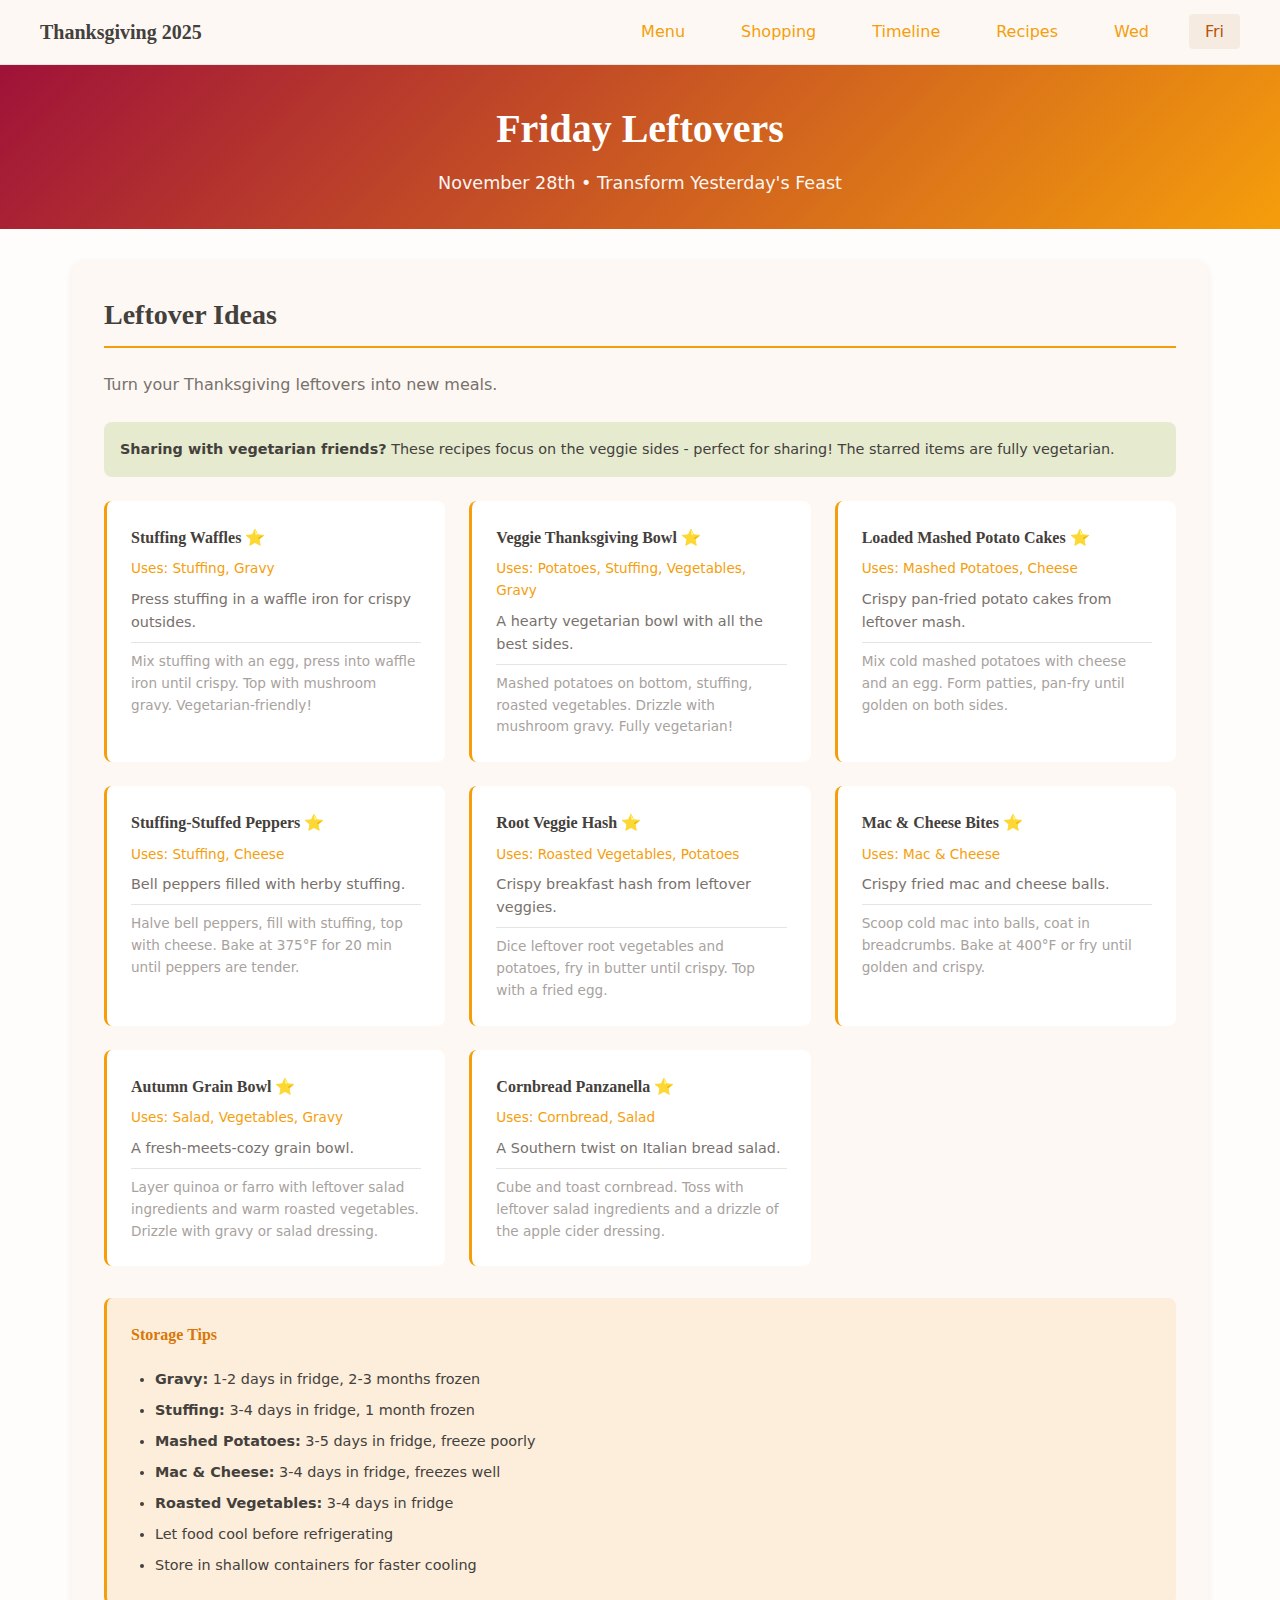
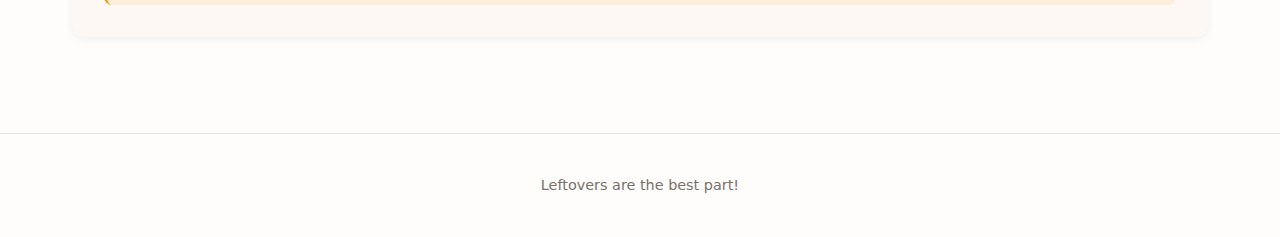
<file: friday.html>
<!DOCTYPE html>
<html lang="en">
<head>
    <meta charset="UTF-8">
    <meta name="viewport" content="width=device-width, initial-scale=1.0">
    <title>Friday Leftovers - Thanksgiving 2025</title>
    <link rel="stylesheet" href="styles.css">
    <style>
        .leftover-grid {
            display: grid;
            grid-template-columns: repeat(auto-fill, minmax(300px, 1fr));
            gap: var(--space-lg);
        }
        .leftover-item {
            background: white;
            padding: var(--space-lg);
            border-radius: var(--radius-md);
            border-left: 3px solid var(--color-primary);
        }
        .leftover-item h4 {
            margin: 0 0 var(--space-sm);
            color: var(--color-text);
        }
        .leftover-item .uses {
            font-size: 0.85rem;
            color: var(--color-primary);
            margin-bottom: var(--space-sm);
        }
        .leftover-item p {
            font-size: 0.9rem;
            color: var(--color-text-secondary);
            margin: 0 0 var(--space-sm);
        }
        .leftover-item .instructions {
            font-size: 0.85rem;
            color: var(--color-text-light);
            border-top: 1px solid var(--color-border-light);
            padding-top: var(--space-sm);
            margin-top: var(--space-sm);
        }
        .storage-tips {
            background: rgba(245, 158, 11, 0.1);
            border-left: 3px solid var(--color-primary);
            padding: var(--space-lg);
            border-radius: var(--radius-md);
            margin-top: var(--space-xl);
        }
        .storage-tips h4 {
            color: var(--color-primary-hover);
            margin: 0 0 var(--space-md);
        }
        .storage-tips ul {
            margin: 0;
            padding-left: var(--space-lg);
        }
        .storage-tips li {
            font-size: 0.9rem;
            padding: var(--space-xs) 0;
        }
    </style>
</head>
<body>
    <nav class="nav">
        <div class="nav-container">
            <div class="nav-brand">Thanksgiving 2025</div>
            <ul class="nav-links">
                <li><a href="index.html">Menu</a></li>
                <li><a href="shopping.html">Shopping</a></li>
                <li><a href="timeline.html">Timeline</a></li>
                <li><a href="recipes.html">Recipes</a></li>
                <li><a href="wednesday.html">Wed</a></li>
                <li><a href="friday.html" class="active">Fri</a></li>
            </ul>
        </div>
    </nav>

    <header class="header">
        <h1>Friday Leftovers</h1>
        <p>November 28th • Transform Yesterday's Feast</p>
    </header>

    <main class="container">
        <section class="section">
            <h2>Leftover Ideas</h2>
            <p class="section-intro">Turn your Thanksgiving leftovers into new meals.</p>

            <p style="background: rgba(101, 163, 13, 0.15); padding: var(--space-md); border-radius: var(--radius-md); margin-bottom: var(--space-lg); font-size: 0.9rem;">
                <strong>Sharing with vegetarian friends?</strong> These recipes focus on the veggie sides - perfect for sharing! The starred items are fully vegetarian.
            </p>

            <div class="leftover-grid">
                <div class="leftover-item">
                    <h4>Stuffing Waffles ⭐</h4>
                    <div class="uses">Uses: Stuffing, Gravy</div>
                    <p>Press stuffing in a waffle iron for crispy outsides.</p>
                    <div class="instructions">Mix stuffing with an egg, press into waffle iron until crispy. Top with mushroom gravy. Vegetarian-friendly!</div>
                </div>

                <div class="leftover-item">
                    <h4>Veggie Thanksgiving Bowl ⭐</h4>
                    <div class="uses">Uses: Potatoes, Stuffing, Vegetables, Gravy</div>
                    <p>A hearty vegetarian bowl with all the best sides.</p>
                    <div class="instructions">Mashed potatoes on bottom, stuffing, roasted vegetables. Drizzle with mushroom gravy. Fully vegetarian!</div>
                </div>

                <div class="leftover-item">
                    <h4>Loaded Mashed Potato Cakes ⭐</h4>
                    <div class="uses">Uses: Mashed Potatoes, Cheese</div>
                    <p>Crispy pan-fried potato cakes from leftover mash.</p>
                    <div class="instructions">Mix cold mashed potatoes with cheese and an egg. Form patties, pan-fry until golden on both sides.</div>
                </div>

                <div class="leftover-item">
                    <h4>Stuffing-Stuffed Peppers ⭐</h4>
                    <div class="uses">Uses: Stuffing, Cheese</div>
                    <p>Bell peppers filled with herby stuffing.</p>
                    <div class="instructions">Halve bell peppers, fill with stuffing, top with cheese. Bake at 375°F for 20 min until peppers are tender.</div>
                </div>

                <div class="leftover-item">
                    <h4>Root Veggie Hash ⭐</h4>
                    <div class="uses">Uses: Roasted Vegetables, Potatoes</div>
                    <p>Crispy breakfast hash from leftover veggies.</p>
                    <div class="instructions">Dice leftover root vegetables and potatoes, fry in butter until crispy. Top with a fried egg.</div>
                </div>

                <div class="leftover-item">
                    <h4>Mac & Cheese Bites ⭐</h4>
                    <div class="uses">Uses: Mac & Cheese</div>
                    <p>Crispy fried mac and cheese balls.</p>
                    <div class="instructions">Scoop cold mac into balls, coat in breadcrumbs. Bake at 400°F or fry until golden and crispy.</div>
                </div>

                <div class="leftover-item">
                    <h4>Autumn Grain Bowl ⭐</h4>
                    <div class="uses">Uses: Salad, Vegetables, Gravy</div>
                    <p>A fresh-meets-cozy grain bowl.</p>
                    <div class="instructions">Layer quinoa or farro with leftover salad ingredients and warm roasted vegetables. Drizzle with gravy or salad dressing.</div>
                </div>

                <div class="leftover-item">
                    <h4>Cornbread Panzanella ⭐</h4>
                    <div class="uses">Uses: Cornbread, Salad</div>
                    <p>A Southern twist on Italian bread salad.</p>
                    <div class="instructions">Cube and toast cornbread. Toss with leftover salad ingredients and a drizzle of the apple cider dressing.</div>
                </div>
            </div>

            <div class="storage-tips">
                <h4>Storage Tips</h4>
                <ul>
                    <li><strong>Gravy:</strong> 1-2 days in fridge, 2-3 months frozen</li>
                    <li><strong>Stuffing:</strong> 3-4 days in fridge, 1 month frozen</li>
                    <li><strong>Mashed Potatoes:</strong> 3-5 days in fridge, freeze poorly</li>
                    <li><strong>Mac & Cheese:</strong> 3-4 days in fridge, freezes well</li>
                    <li><strong>Roasted Vegetables:</strong> 3-4 days in fridge</li>
                    <li>Let food cool before refrigerating</li>
                    <li>Store in shallow containers for faster cooling</li>
                </ul>
            </div>
        </section>
    </main>

    <footer>
        <p>Leftovers are the best part!</p>
    </footer>
</body>
</html>
</file>
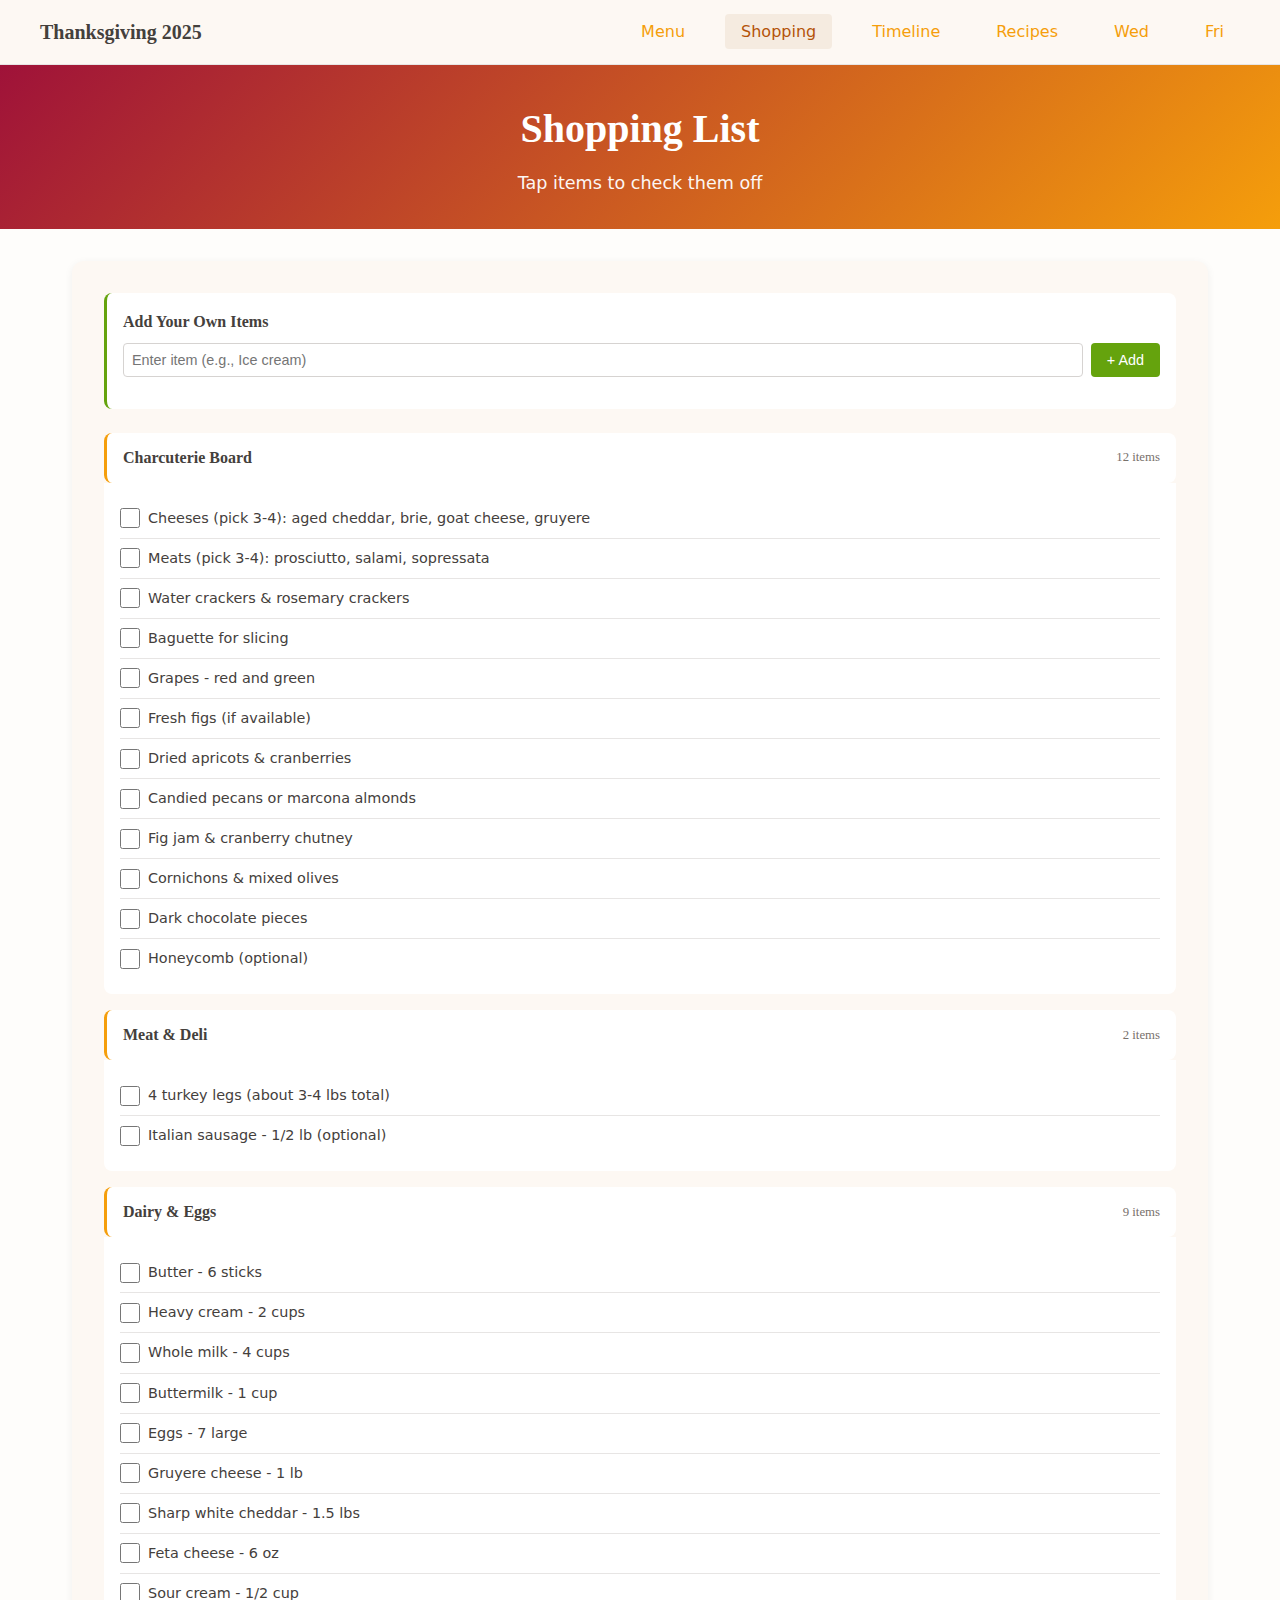
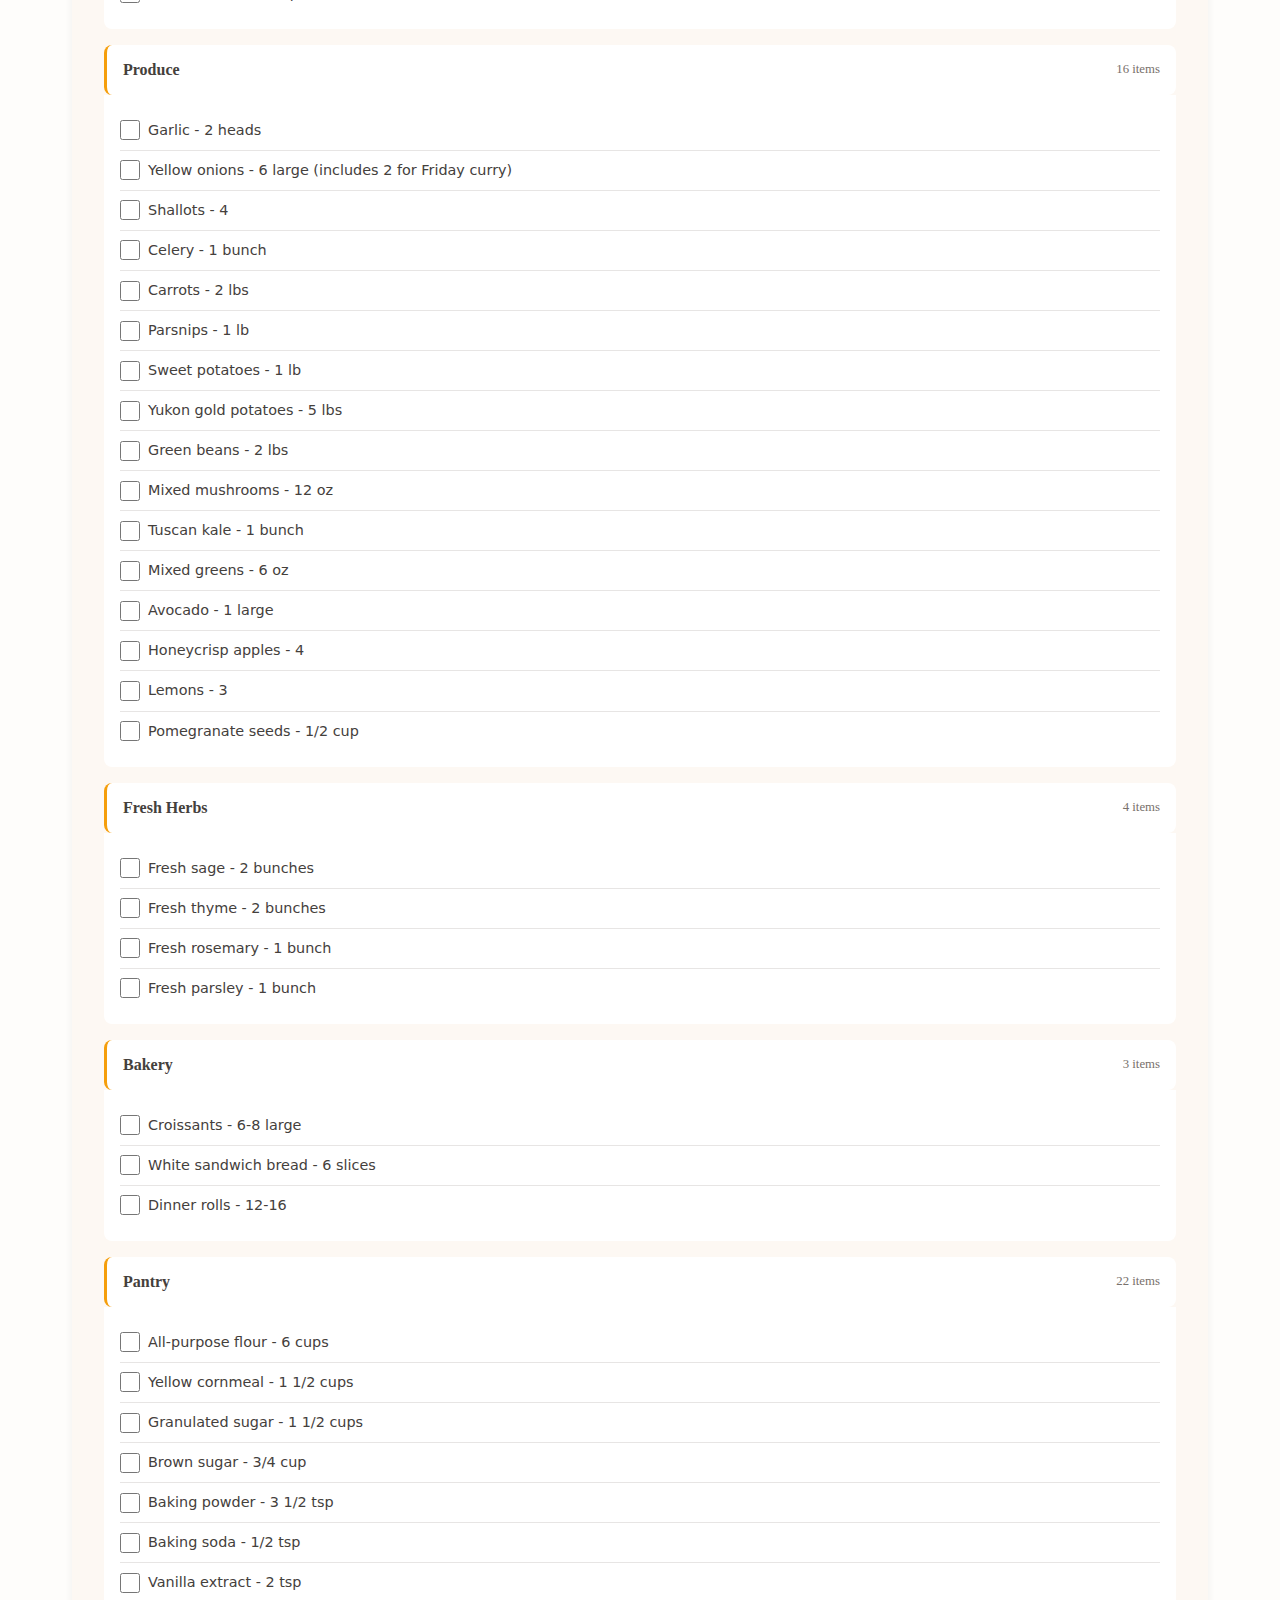
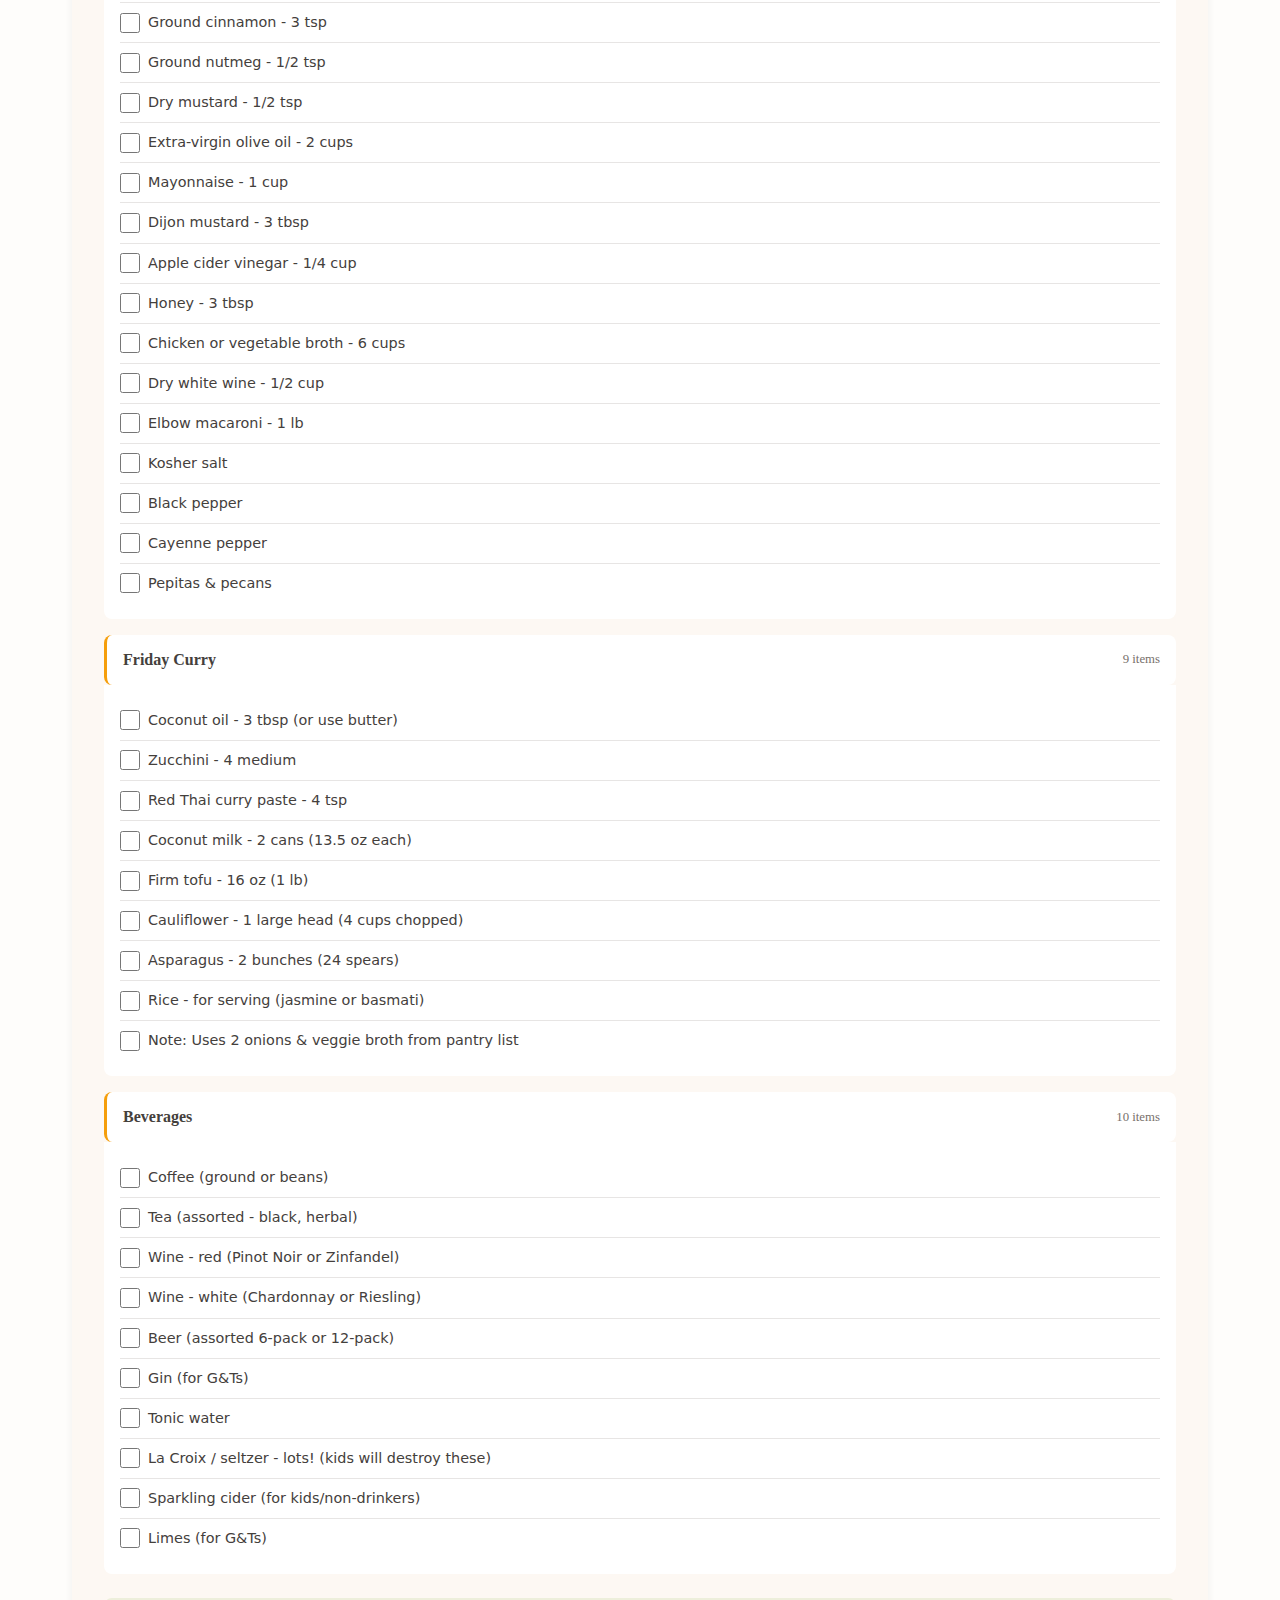
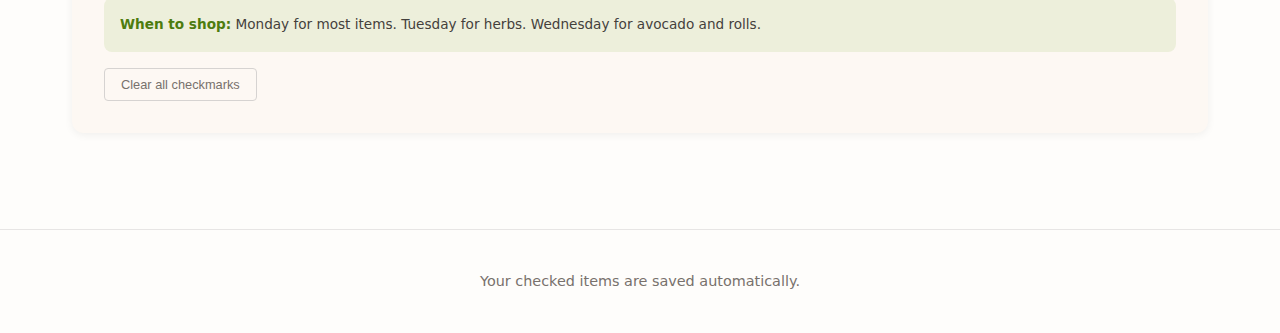
<file: shopping.html>
<!DOCTYPE html>
<html lang="en">
<head>
    <meta charset="UTF-8">
    <meta name="viewport" content="width=device-width, initial-scale=1.0">
    <title>Shopping List - Thanksgiving 2025</title>
    <link rel="stylesheet" href="styles.css">
    <style>
        .category-btn {
            width: 100%;
            background: white;
            border: none;
            padding: var(--space-md);
            text-align: left;
            cursor: pointer;
            border-radius: var(--radius-md);
            margin-bottom: var(--space-sm);
            display: flex;
            justify-content: space-between;
            align-items: center;
            font-family: var(--font-display);
            font-size: 1rem;
            font-weight: 600;
            color: var(--color-text);
            transition: all var(--transition-fast);
            border-left: 3px solid var(--color-primary);
        }
        .category-btn:hover {
            background: var(--color-surface-elevated);
        }
        .category-btn .count {
            font-size: 0.8rem;
            color: var(--color-text-secondary);
            font-weight: normal;
        }
        .category-content {
            display: none;
            background: white;
            padding: var(--space-md);
            margin: -0.5rem 0 var(--space-md) 0;
            border-radius: 0 0 var(--radius-md) var(--radius-md);
        }
        .category-content.active {
            display: block;
        }
        .item {
            display: flex;
            align-items: center;
            gap: var(--space-sm);
            padding: var(--space-sm) 0;
            border-bottom: 1px solid var(--color-border-light);
            font-size: 0.9rem;
        }
        .item:last-child {
            border-bottom: none;
        }
        .item input[type="checkbox"] {
            width: 20px;
            height: 20px;
            accent-color: var(--color-primary);
            cursor: pointer;
        }
        .item label {
            cursor: pointer;
            flex: 1;
        }
        .item.checked label {
            text-decoration: line-through;
            color: var(--color-text-light);
        }
        .tip-box {
            background: rgba(101, 163, 13, 0.1);
            padding: var(--space-md);
            border-radius: var(--radius-md);
            margin-top: var(--space-lg);
            font-size: 0.85rem;
        }
        .tip-box strong {
            color: var(--color-success-hover);
        }
        .clear-btn {
            background: none;
            border: 1px solid var(--color-border);
            padding: var(--space-sm) var(--space-md);
            border-radius: var(--radius-sm);
            cursor: pointer;
            font-size: 0.8rem;
            color: var(--color-text-secondary);
            margin-top: var(--space-md);
        }
        .clear-btn:hover {
            background: var(--color-surface-elevated);
        }
        .add-item-section {
            background: white;
            padding: var(--space-md);
            border-radius: var(--radius-md);
            margin-bottom: var(--space-lg);
            border-left: 3px solid var(--color-success);
        }
        .add-item-section h3 {
            margin: 0 0 var(--space-sm);
            font-size: 1rem;
            color: var(--color-text);
        }
        .add-item-form {
            display: flex;
            gap: var(--space-sm);
        }
        .add-item-form input[type="text"] {
            flex: 1;
            padding: var(--space-sm);
            border: 1px solid var(--color-border);
            border-radius: var(--radius-sm);
            font-size: 0.9rem;
        }
        .add-item-form input[type="text"]:focus {
            outline: none;
            border-color: var(--color-primary);
        }
        .add-item-form button {
            padding: var(--space-sm) var(--space-md);
            background: var(--color-success);
            color: white;
            border: none;
            border-radius: var(--radius-sm);
            cursor: pointer;
            font-size: 0.9rem;
            white-space: nowrap;
        }
        .add-item-form button:hover {
            background: var(--color-success-hover);
        }
        .custom-items-container {
            margin-top: var(--space-md);
        }
        .custom-item {
            display: flex;
            align-items: center;
            gap: var(--space-sm);
            padding: var(--space-sm) 0;
            border-bottom: 1px solid var(--color-border-light);
            font-size: 0.9rem;
        }
        .custom-item:last-child {
            border-bottom: none;
        }
        .custom-item input[type="checkbox"] {
            width: 20px;
            height: 20px;
            accent-color: var(--color-success);
            cursor: pointer;
        }
        .custom-item label {
            cursor: pointer;
            flex: 1;
        }
        .custom-item.checked label {
            text-decoration: line-through;
            color: var(--color-text-light);
        }
        .custom-item .delete-btn {
            background: none;
            border: none;
            color: var(--color-text-light);
            cursor: pointer;
            padding: 4px 8px;
            font-size: 1rem;
            opacity: 0.5;
        }
        .custom-item .delete-btn:hover {
            opacity: 1;
            color: #dc2626;
        }
    </style>
</head>
<body>
    <nav class="nav">
        <div class="nav-container">
            <div class="nav-brand">Thanksgiving 2025</div>
            <ul class="nav-links">
                <li><a href="index.html">Menu</a></li>
                <li><a href="shopping.html" class="active">Shopping</a></li>
                <li><a href="timeline.html">Timeline</a></li>
                <li><a href="recipes.html">Recipes</a></li>
                <li><a href="wednesday.html">Wed</a></li>
                <li><a href="friday.html">Fri</a></li>
            </ul>
        </div>
    </nav>

    <header class="header">
        <h1>Shopping List</h1>
        <p>Tap items to check them off</p>
    </header>

    <main class="container">
        <section class="section">
            <div class="add-item-section">
                <h3>Add Your Own Items</h3>
                <form class="add-item-form" onsubmit="addCustomItem(event)">
                    <input type="text" id="newItemInput" placeholder="Enter item (e.g., Ice cream)" required>
                    <button type="submit">+ Add</button>
                </form>
                <div id="customItems" class="custom-items-container"></div>
            </div>

            <button class="category-btn" onclick="toggle('charcuterie')">
                Charcuterie Board <span class="count">12 items</span>
            </button>
            <div id="charcuterie" class="category-content">
                <div class="item"><input type="checkbox" id="c1" onchange="checkItem(this)"><label for="c1">Cheeses (pick 3-4): aged cheddar, brie, goat cheese, gruyere</label></div>
                <div class="item"><input type="checkbox" id="c2" onchange="checkItem(this)"><label for="c2">Meats (pick 3-4): prosciutto, salami, sopressata</label></div>
                <div class="item"><input type="checkbox" id="c3" onchange="checkItem(this)"><label for="c3">Water crackers & rosemary crackers</label></div>
                <div class="item"><input type="checkbox" id="c4" onchange="checkItem(this)"><label for="c4">Baguette for slicing</label></div>
                <div class="item"><input type="checkbox" id="c5" onchange="checkItem(this)"><label for="c5">Grapes - red and green</label></div>
                <div class="item"><input type="checkbox" id="c6" onchange="checkItem(this)"><label for="c6">Fresh figs (if available)</label></div>
                <div class="item"><input type="checkbox" id="c7" onchange="checkItem(this)"><label for="c7">Dried apricots & cranberries</label></div>
                <div class="item"><input type="checkbox" id="c8" onchange="checkItem(this)"><label for="c8">Candied pecans or marcona almonds</label></div>
                <div class="item"><input type="checkbox" id="c9" onchange="checkItem(this)"><label for="c9">Fig jam & cranberry chutney</label></div>
                <div class="item"><input type="checkbox" id="c10" onchange="checkItem(this)"><label for="c10">Cornichons & mixed olives</label></div>
                <div class="item"><input type="checkbox" id="c11" onchange="checkItem(this)"><label for="c11">Dark chocolate pieces</label></div>
                <div class="item"><input type="checkbox" id="c12" onchange="checkItem(this)"><label for="c12">Honeycomb (optional)</label></div>
            </div>

            <button class="category-btn" onclick="toggle('meat')">
                Meat & Deli <span class="count">2 items</span>
            </button>
            <div id="meat" class="category-content">
                <div class="item"><input type="checkbox" id="m1" onchange="checkItem(this)"><label for="m1">4 turkey legs (about 3-4 lbs total)</label></div>
                <div class="item"><input type="checkbox" id="m2" onchange="checkItem(this)"><label for="m2">Italian sausage - 1/2 lb (optional)</label></div>
            </div>

            <button class="category-btn" onclick="toggle('dairy')">
                Dairy & Eggs <span class="count">9 items</span>
            </button>
            <div id="dairy" class="category-content">
                <div class="item"><input type="checkbox" id="d1" onchange="checkItem(this)"><label for="d1">Butter - 6 sticks</label></div>
                <div class="item"><input type="checkbox" id="d2" onchange="checkItem(this)"><label for="d2">Heavy cream - 2 cups</label></div>
                <div class="item"><input type="checkbox" id="d3" onchange="checkItem(this)"><label for="d3">Whole milk - 4 cups</label></div>
                <div class="item"><input type="checkbox" id="d4" onchange="checkItem(this)"><label for="d4">Buttermilk - 1 cup</label></div>
                <div class="item"><input type="checkbox" id="d5" onchange="checkItem(this)"><label for="d5">Eggs - 7 large</label></div>
                <div class="item"><input type="checkbox" id="d6" onchange="checkItem(this)"><label for="d6">Gruyere cheese - 1 lb</label></div>
                <div class="item"><input type="checkbox" id="d7" onchange="checkItem(this)"><label for="d7">Sharp white cheddar - 1.5 lbs</label></div>
                <div class="item"><input type="checkbox" id="d8" onchange="checkItem(this)"><label for="d8">Feta cheese - 6 oz</label></div>
                <div class="item"><input type="checkbox" id="d9" onchange="checkItem(this)"><label for="d9">Sour cream - 1/2 cup</label></div>
            </div>

            <button class="category-btn" onclick="toggle('produce')">
                Produce <span class="count">16 items</span>
            </button>
            <div id="produce" class="category-content">
                <div class="item"><input type="checkbox" id="p1" onchange="checkItem(this)"><label for="p1">Garlic - 2 heads</label></div>
                <div class="item"><input type="checkbox" id="p2" onchange="checkItem(this)"><label for="p2">Yellow onions - 6 large (includes 2 for Friday curry)</label></div>
                <div class="item"><input type="checkbox" id="p3" onchange="checkItem(this)"><label for="p3">Shallots - 4</label></div>
                <div class="item"><input type="checkbox" id="p4" onchange="checkItem(this)"><label for="p4">Celery - 1 bunch</label></div>
                <div class="item"><input type="checkbox" id="p5" onchange="checkItem(this)"><label for="p5">Carrots - 2 lbs</label></div>
                <div class="item"><input type="checkbox" id="p6" onchange="checkItem(this)"><label for="p6">Parsnips - 1 lb</label></div>
                <div class="item"><input type="checkbox" id="p7" onchange="checkItem(this)"><label for="p7">Sweet potatoes - 1 lb</label></div>
                <div class="item"><input type="checkbox" id="p8" onchange="checkItem(this)"><label for="p8">Yukon gold potatoes - 5 lbs</label></div>
                <div class="item"><input type="checkbox" id="p9" onchange="checkItem(this)"><label for="p9">Green beans - 2 lbs</label></div>
                <div class="item"><input type="checkbox" id="p10" onchange="checkItem(this)"><label for="p10">Mixed mushrooms - 12 oz</label></div>
                <div class="item"><input type="checkbox" id="p11" onchange="checkItem(this)"><label for="p11">Tuscan kale - 1 bunch</label></div>
                <div class="item"><input type="checkbox" id="p12" onchange="checkItem(this)"><label for="p12">Mixed greens - 6 oz</label></div>
                <div class="item"><input type="checkbox" id="p13" onchange="checkItem(this)"><label for="p13">Avocado - 1 large</label></div>
                <div class="item"><input type="checkbox" id="p14" onchange="checkItem(this)"><label for="p14">Honeycrisp apples - 4</label></div>
                <div class="item"><input type="checkbox" id="p15" onchange="checkItem(this)"><label for="p15">Lemons - 3</label></div>
                <div class="item"><input type="checkbox" id="p16" onchange="checkItem(this)"><label for="p16">Pomegranate seeds - 1/2 cup</label></div>
            </div>

            <button class="category-btn" onclick="toggle('herbs')">
                Fresh Herbs <span class="count">4 items</span>
            </button>
            <div id="herbs" class="category-content">
                <div class="item"><input type="checkbox" id="h1" onchange="checkItem(this)"><label for="h1">Fresh sage - 2 bunches</label></div>
                <div class="item"><input type="checkbox" id="h2" onchange="checkItem(this)"><label for="h2">Fresh thyme - 2 bunches</label></div>
                <div class="item"><input type="checkbox" id="h3" onchange="checkItem(this)"><label for="h3">Fresh rosemary - 1 bunch</label></div>
                <div class="item"><input type="checkbox" id="h4" onchange="checkItem(this)"><label for="h4">Fresh parsley - 1 bunch</label></div>
            </div>

            <button class="category-btn" onclick="toggle('bakery')">
                Bakery <span class="count">3 items</span>
            </button>
            <div id="bakery" class="category-content">
                <div class="item"><input type="checkbox" id="b1" onchange="checkItem(this)"><label for="b1">Croissants - 6-8 large</label></div>
                <div class="item"><input type="checkbox" id="b2" onchange="checkItem(this)"><label for="b2">White sandwich bread - 6 slices</label></div>
                <div class="item"><input type="checkbox" id="b3" onchange="checkItem(this)"><label for="b3">Dinner rolls - 12-16</label></div>
            </div>

            <button class="category-btn" onclick="toggle('pantry')">
                Pantry <span class="count">22 items</span>
            </button>
            <div id="pantry" class="category-content">
                <div class="item"><input type="checkbox" id="y1" onchange="checkItem(this)"><label for="y1">All-purpose flour - 6 cups</label></div>
                <div class="item"><input type="checkbox" id="y2" onchange="checkItem(this)"><label for="y2">Yellow cornmeal - 1 1/2 cups</label></div>
                <div class="item"><input type="checkbox" id="y3" onchange="checkItem(this)"><label for="y3">Granulated sugar - 1 1/2 cups</label></div>
                <div class="item"><input type="checkbox" id="y4" onchange="checkItem(this)"><label for="y4">Brown sugar - 3/4 cup</label></div>
                <div class="item"><input type="checkbox" id="y5" onchange="checkItem(this)"><label for="y5">Baking powder - 3 1/2 tsp</label></div>
                <div class="item"><input type="checkbox" id="y6" onchange="checkItem(this)"><label for="y6">Baking soda - 1/2 tsp</label></div>
                <div class="item"><input type="checkbox" id="y7" onchange="checkItem(this)"><label for="y7">Vanilla extract - 2 tsp</label></div>
                <div class="item"><input type="checkbox" id="y8" onchange="checkItem(this)"><label for="y8">Ground cinnamon - 3 tsp</label></div>
                <div class="item"><input type="checkbox" id="y9" onchange="checkItem(this)"><label for="y9">Ground nutmeg - 1/2 tsp</label></div>
                <div class="item"><input type="checkbox" id="y10" onchange="checkItem(this)"><label for="y10">Dry mustard - 1/2 tsp</label></div>
                <div class="item"><input type="checkbox" id="y11" onchange="checkItem(this)"><label for="y11">Extra-virgin olive oil - 2 cups</label></div>
                <div class="item"><input type="checkbox" id="y12" onchange="checkItem(this)"><label for="y12">Mayonnaise - 1 cup</label></div>
                <div class="item"><input type="checkbox" id="y13" onchange="checkItem(this)"><label for="y13">Dijon mustard - 3 tbsp</label></div>
                <div class="item"><input type="checkbox" id="y14" onchange="checkItem(this)"><label for="y14">Apple cider vinegar - 1/4 cup</label></div>
                <div class="item"><input type="checkbox" id="y15" onchange="checkItem(this)"><label for="y15">Honey - 3 tbsp</label></div>
                <div class="item"><input type="checkbox" id="y16" onchange="checkItem(this)"><label for="y16">Chicken or vegetable broth - 6 cups</label></div>
                <div class="item"><input type="checkbox" id="y17" onchange="checkItem(this)"><label for="y17">Dry white wine - 1/2 cup</label></div>
                <div class="item"><input type="checkbox" id="y18" onchange="checkItem(this)"><label for="y18">Elbow macaroni - 1 lb</label></div>
                <div class="item"><input type="checkbox" id="y19" onchange="checkItem(this)"><label for="y19">Kosher salt</label></div>
                <div class="item"><input type="checkbox" id="y20" onchange="checkItem(this)"><label for="y20">Black pepper</label></div>
                <div class="item"><input type="checkbox" id="y21" onchange="checkItem(this)"><label for="y21">Cayenne pepper</label></div>
                <div class="item"><input type="checkbox" id="y22" onchange="checkItem(this)"><label for="y22">Pepitas & pecans</label></div>
            </div>

            <button class="category-btn" onclick="toggle('friday-curry')">
                Friday Curry <span class="count">9 items</span>
            </button>
            <div id="friday-curry" class="category-content">
                <div class="item"><input type="checkbox" id="fc1" onchange="checkItem(this)"><label for="fc1">Coconut oil - 3 tbsp (or use butter)</label></div>
                <div class="item"><input type="checkbox" id="fc2" onchange="checkItem(this)"><label for="fc2">Zucchini - 4 medium</label></div>
                <div class="item"><input type="checkbox" id="fc3" onchange="checkItem(this)"><label for="fc3">Red Thai curry paste - 4 tsp</label></div>
                <div class="item"><input type="checkbox" id="fc4" onchange="checkItem(this)"><label for="fc4">Coconut milk - 2 cans (13.5 oz each)</label></div>
                <div class="item"><input type="checkbox" id="fc5" onchange="checkItem(this)"><label for="fc5">Firm tofu - 16 oz (1 lb)</label></div>
                <div class="item"><input type="checkbox" id="fc6" onchange="checkItem(this)"><label for="fc6">Cauliflower - 1 large head (4 cups chopped)</label></div>
                <div class="item"><input type="checkbox" id="fc7" onchange="checkItem(this)"><label for="fc7">Asparagus - 2 bunches (24 spears)</label></div>
                <div class="item"><input type="checkbox" id="fc8" onchange="checkItem(this)"><label for="fc8">Rice - for serving (jasmine or basmati)</label></div>
                <div class="item"><input type="checkbox" id="fc9" onchange="checkItem(this)"><label for="fc9">Note: Uses 2 onions & veggie broth from pantry list</label></div>
            </div>

            <button class="category-btn" onclick="toggle('beverages')">
                Beverages <span class="count">10 items</span>
            </button>
            <div id="beverages" class="category-content">
                <div class="item"><input type="checkbox" id="bv1" onchange="checkItem(this)"><label for="bv1">Coffee (ground or beans)</label></div>
                <div class="item"><input type="checkbox" id="bv2" onchange="checkItem(this)"><label for="bv2">Tea (assorted - black, herbal)</label></div>
                <div class="item"><input type="checkbox" id="bv3" onchange="checkItem(this)"><label for="bv3">Wine - red (Pinot Noir or Zinfandel)</label></div>
                <div class="item"><input type="checkbox" id="bv4" onchange="checkItem(this)"><label for="bv4">Wine - white (Chardonnay or Riesling)</label></div>
                <div class="item"><input type="checkbox" id="bv5" onchange="checkItem(this)"><label for="bv5">Beer (assorted 6-pack or 12-pack)</label></div>
                <div class="item"><input type="checkbox" id="bv6" onchange="checkItem(this)"><label for="bv6">Gin (for G&Ts)</label></div>
                <div class="item"><input type="checkbox" id="bv7" onchange="checkItem(this)"><label for="bv7">Tonic water</label></div>
                <div class="item"><input type="checkbox" id="bv8" onchange="checkItem(this)"><label for="bv8">La Croix / seltzer - lots! (kids will destroy these)</label></div>
                <div class="item"><input type="checkbox" id="bv9" onchange="checkItem(this)"><label for="bv9">Sparkling cider (for kids/non-drinkers)</label></div>
                <div class="item"><input type="checkbox" id="bv10" onchange="checkItem(this)"><label for="bv10">Limes (for G&Ts)</label></div>
            </div>

            <div class="tip-box">
                <strong>When to shop:</strong> Monday for most items. Tuesday for herbs. Wednesday for avocado and rolls.
            </div>

            <button class="clear-btn" onclick="clearAll()">Clear all checkmarks</button>
        </section>
    </main>

    <footer>
        <p>Your checked items are saved automatically.</p>
    </footer>

    <script>
        function toggle(id) {
            const el = document.getElementById(id);
            el.classList.toggle('active');
        }

        function checkItem(checkbox) {
            const item = checkbox.closest('.item') || checkbox.closest('.custom-item');
            if (checkbox.checked) {
                item.classList.add('checked');
            } else {
                item.classList.remove('checked');
            }
            saveState();
        }

        function saveState() {
            const checked = [];
            document.querySelectorAll('input[type="checkbox"]:checked').forEach(cb => {
                checked.push(cb.id);
            });
            localStorage.setItem('thanksgiving-shopping', JSON.stringify(checked));
        }

        function loadState() {
            const saved = localStorage.getItem('thanksgiving-shopping');
            if (saved) {
                const checked = JSON.parse(saved);
                checked.forEach(id => {
                    const cb = document.getElementById(id);
                    if (cb) {
                        cb.checked = true;
                        const item = cb.closest('.item') || cb.closest('.custom-item');
                        if (item) item.classList.add('checked');
                    }
                });
            }
        }

        function clearAll() {
            document.querySelectorAll('input[type="checkbox"]').forEach(cb => {
                cb.checked = false;
                const item = cb.closest('.item') || cb.closest('.custom-item');
                if (item) item.classList.remove('checked');
            });
            localStorage.removeItem('thanksgiving-shopping');
        }

        // Custom items functionality
        let customItems = JSON.parse(localStorage.getItem('thanksgiving-custom-items') || '[]');

        function addCustomItem(event) {
            event.preventDefault();
            const input = document.getElementById('newItemInput');
            const text = input.value.trim();
            if (!text) return;

            const id = 'custom-' + Date.now();
            customItems.push({ id, text, checked: false });
            saveCustomItems();
            renderCustomItems();
            input.value = '';
            input.focus();
        }

        function deleteCustomItem(id) {
            customItems = customItems.filter(item => item.id !== id);
            saveCustomItems();
            renderCustomItems();
            saveState();
        }

        function toggleCustomItem(checkbox, id) {
            const item = customItems.find(i => i.id === id);
            if (item) {
                item.checked = checkbox.checked;
                saveCustomItems();
            }
            checkItem(checkbox);
        }

        function saveCustomItems() {
            localStorage.setItem('thanksgiving-custom-items', JSON.stringify(customItems));
        }

        function renderCustomItems() {
            const container = document.getElementById('customItems');
            if (customItems.length === 0) {
                container.innerHTML = '';
                return;
            }
            container.innerHTML = customItems.map(item => `
                <div class="custom-item ${item.checked ? 'checked' : ''}">
                    <input type="checkbox" id="${item.id}" ${item.checked ? 'checked' : ''} onchange="toggleCustomItem(this, '${item.id}')">
                    <label for="${item.id}">${item.text}</label>
                    <button class="delete-btn" onclick="deleteCustomItem('${item.id}')" title="Remove item">&times;</button>
                </div>
            `).join('');
        }

        // Load saved state on page load
        loadState();
        renderCustomItems();

        // Open all categories by default
        document.querySelectorAll('.category-content').forEach(el => {
            el.classList.add('active');
        });
    </script>
</body>
</html>
</file>
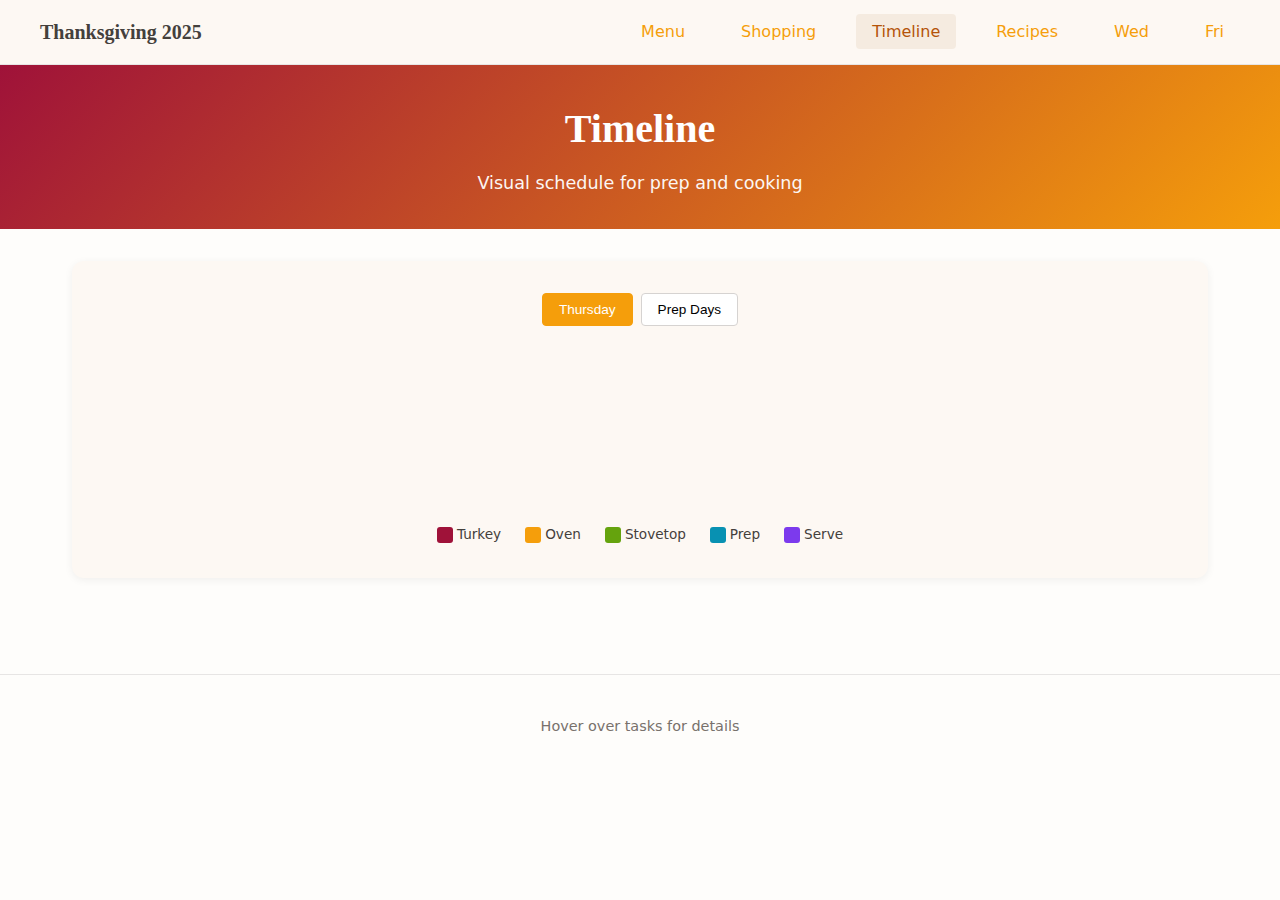
<file: timeline.html>
<!DOCTYPE html>
<html lang="en">
<head>
    <meta charset="UTF-8">
    <meta name="viewport" content="width=device-width, initial-scale=1.0">
    <title>Timeline - Thanksgiving 2025</title>
    <link rel="stylesheet" href="styles.css">
    <script src="https://d3js.org/d3.v7.min.js"></script>
    <style>
        .timeline-container {
            width: 100%;
            overflow-x: auto;
        }
        .timeline-svg {
            display: block;
            margin: 0 auto;
        }
        .task-block {
            cursor: pointer;
            transition: all 0.2s ease;
        }
        .task-block:hover {
            filter: brightness(1.1);
        }
        .task-text {
            font-family: system-ui, -apple-system, sans-serif;
            font-size: 11px;
            fill: white;
            pointer-events: none;
        }
        .time-label {
            font-family: 'SF Mono', 'Consolas', monospace;
            font-size: 10px;
            fill: #78716c;
        }
        .day-label {
            font-family: 'Georgia', serif;
            font-size: 14px;
            font-weight: bold;
            fill: #44403c;
        }
        .grid-line {
            stroke: #e7e5e4;
            stroke-width: 1;
        }
        .now-line {
            stroke: #dc2626;
            stroke-width: 2;
            stroke-dasharray: 4,4;
        }
        .legend {
            display: flex;
            gap: var(--space-lg);
            flex-wrap: wrap;
            justify-content: center;
            margin-top: var(--space-lg);
        }
        .legend-item {
            display: flex;
            align-items: center;
            gap: var(--space-xs);
            font-size: 0.85rem;
        }
        .legend-color {
            width: 16px;
            height: 16px;
            border-radius: 3px;
        }
        .tooltip {
            position: absolute;
            background: white;
            border: 1px solid var(--color-border);
            border-radius: var(--radius-md);
            padding: var(--space-md);
            box-shadow: 0 4px 12px rgba(0,0,0,0.15);
            pointer-events: none;
            opacity: 0;
            transition: opacity 0.2s;
            max-width: 250px;
            z-index: 100;
        }
        .tooltip h4 {
            margin: 0 0 var(--space-xs);
            font-size: 0.9rem;
        }
        .tooltip p {
            margin: 0;
            font-size: 0.8rem;
            color: var(--color-text-secondary);
        }
        .view-toggle {
            display: flex;
            gap: var(--space-sm);
            justify-content: center;
            margin-bottom: var(--space-lg);
        }
        .view-btn {
            padding: var(--space-sm) var(--space-md);
            border: 1px solid var(--color-border);
            background: white;
            border-radius: var(--radius-sm);
            cursor: pointer;
            font-size: 0.85rem;
            transition: all var(--transition-fast);
        }
        .view-btn.active {
            background: var(--color-primary);
            color: white;
            border-color: var(--color-primary);
        }
        .view-btn:hover:not(.active) {
            background: var(--color-surface-elevated);
        }
    </style>
</head>
<body>
    <nav class="nav">
        <div class="nav-container">
            <div class="nav-brand">Thanksgiving 2025</div>
            <ul class="nav-links">
                <li><a href="index.html">Menu</a></li>
                <li><a href="shopping.html">Shopping</a></li>
                <li><a href="timeline.html" class="active">Timeline</a></li>
                <li><a href="recipes.html">Recipes</a></li>
                <li><a href="wednesday.html">Wed</a></li>
                <li><a href="friday.html">Fri</a></li>
            </ul>
        </div>
    </nav>

    <header class="header">
        <h1>Timeline</h1>
        <p>Visual schedule for prep and cooking</p>
    </header>

    <main class="container">
        <section class="section">
            <div class="view-toggle">
                <button class="view-btn active" onclick="showView('thursday')">Thursday</button>
                <button class="view-btn" onclick="showView('prep')">Prep Days</button>
            </div>

            <div class="timeline-container">
                <svg id="timeline" class="timeline-svg"></svg>
            </div>

            <div class="legend">
                <div class="legend-item">
                    <div class="legend-color" style="background: #9f1239;"></div>
                    <span>Turkey</span>
                </div>
                <div class="legend-item">
                    <div class="legend-color" style="background: #f59e0b;"></div>
                    <span>Oven</span>
                </div>
                <div class="legend-item">
                    <div class="legend-color" style="background: #65a30d;"></div>
                    <span>Stovetop</span>
                </div>
                <div class="legend-item">
                    <div class="legend-color" style="background: #0891b2;"></div>
                    <span>Prep</span>
                </div>
                <div class="legend-item">
                    <div class="legend-color" style="background: #7c3aed;"></div>
                    <span>Serve</span>
                </div>
            </div>

            <div class="tooltip" id="tooltip"></div>
        </section>
    </main>

    <footer>
        <p>Hover over tasks for details</p>
    </footer>

    <script>
        // Task data
        const thursdayTasks = [
            { start: 11, end: 11.5, task: "Prep turkey legs", category: "turkey", detail: "Take legs out of fridge, make herb butter, rub all over." },
            { start: 11.5, end: 13, task: "Roast turkey legs", category: "turkey", detail: "375°F for 1.5 hours until 175°F internal temp." },
            { start: 11.5, end: 12.25, task: "Prep mac & cheese", category: "prep", detail: "Make bechamel, cook pasta, assemble in dish." },
            { start: 12.25, end: 13, task: "Bake stuffing", category: "oven", detail: "375°F for 30 minutes until golden." },
            { start: 13, end: 13.75, task: "Roast vegetables", category: "oven", detail: "400°F for 40 minutes, stir once." },
            { start: 13, end: 13.75, task: "Bake mac & cheese", category: "oven", detail: "375°F for 30 minutes until golden and bubbly." },
            { start: 13.5, end: 14.25, task: "Reheat potatoes", category: "stovetop", detail: "On stove with extra cream and butter." },
            { start: 13.75, end: 14.25, task: "Bake cornbread", category: "oven", detail: "400°F for 20-25 minutes until golden." },
            { start: 14, end: 14.5, task: "Green beans & gravy", category: "stovetop", detail: "Sauté beans with garlic and lemon. Reheat gravy." },
            { start: 14.25, end: 14.5, task: "Assemble salad", category: "prep", detail: "Combine greens, apple, feta, pomegranate. Dress just before serving." },
            { start: 14.5, end: 15, task: "Serve dinner", category: "serve", detail: "Transfer everything to serving dishes. Turkey legs don't need carving!" }
        ];

        const prepTasks = [
            // Monday
            { day: "Monday", start: 9, end: 12, task: "Shop for groceries", category: "prep", detail: "All groceries except fresh herbs, avocado, and rolls." },
            { day: "Monday", start: 18, end: 19, task: "Roast garlic", category: "oven", detail: "For mashed potatoes. Toast croissants for stuffing." },
            // Tuesday
            { day: "Tuesday", start: 10, end: 12, task: "Prep vegetables", category: "prep", detail: "Peel and chop carrots, parsnips, sweet potatoes." },
            { day: "Tuesday", start: 14, end: 16, task: "Make gravy", category: "stovetop", detail: "Mushroom gravy. Prep salad dressing. Shred cheeses." },
            // Wednesday
            { day: "Wednesday", start: 10, end: 12, task: "Assemble stuffing", category: "prep", detail: "Assemble but don't bake. Make apple cake." },
            { day: "Wednesday", start: 14, end: 16, task: "Make potatoes", category: "stovetop", detail: "Mashed potatoes reheat beautifully." },
            { day: "Wednesday", start: 17, end: 17.5, task: "Dry brine turkey", category: "turkey", detail: "Season turkey legs with salt, refrigerate uncovered overnight." },
            { day: "Wednesday", start: 18, end: 19, task: "Set table", category: "serve", detail: "Set table, lay out serving dishes with labels." }
        ];

        const colors = {
            turkey: "#9f1239",
            oven: "#f59e0b",
            stovetop: "#65a30d",
            prep: "#0891b2",
            serve: "#7c3aed"
        };

        let currentView = 'thursday';

        function showView(view) {
            currentView = view;
            document.querySelectorAll('.view-btn').forEach(btn => {
                btn.classList.toggle('active', btn.textContent.toLowerCase().includes(view));
            });
            if (view === 'thursday') {
                drawThursdayTimeline();
            } else {
                drawPrepTimeline();
            }
        }

        function drawThursdayTimeline() {
            const svg = d3.select("#timeline");
            svg.selectAll("*").remove();

            const margin = { top: 40, right: 30, bottom: 40, left: 80 };
            const width = Math.min(900, window.innerWidth - 60);
            const height = 500;

            svg.attr("width", width).attr("height", height);

            const innerWidth = width - margin.left - margin.right;
            const innerHeight = height - margin.top - margin.bottom;

            const g = svg.append("g")
                .attr("transform", `translate(${margin.left},${margin.top})`);

            // Time scale (8 AM to 3 PM)
            const timeScale = d3.scaleLinear()
                .domain([8, 15])
                .range([0, innerWidth]);

            // Category positions
            const categories = ["turkey", "oven", "stovetop", "prep", "serve"];
            const categoryScale = d3.scaleBand()
                .domain(categories)
                .range([0, innerHeight])
                .padding(0.2);

            // Grid lines
            for (let hour = 8; hour <= 15; hour++) {
                g.append("line")
                    .attr("class", "grid-line")
                    .attr("x1", timeScale(hour))
                    .attr("x2", timeScale(hour))
                    .attr("y1", 0)
                    .attr("y2", innerHeight);
            }

            // Time labels
            for (let hour = 8; hour <= 15; hour++) {
                const label = hour <= 12 ? `${hour}am` : hour === 12 ? "12pm" : `${hour-12}pm`;
                g.append("text")
                    .attr("class", "time-label")
                    .attr("x", timeScale(hour))
                    .attr("y", -10)
                    .attr("text-anchor", "middle")
                    .text(label);
            }

            // Category labels
            categories.forEach(cat => {
                g.append("text")
                    .attr("class", "day-label")
                    .attr("x", -10)
                    .attr("y", categoryScale(cat) + categoryScale.bandwidth() / 2)
                    .attr("text-anchor", "end")
                    .attr("dominant-baseline", "middle")
                    .style("font-size", "12px")
                    .text(cat.charAt(0).toUpperCase() + cat.slice(1));
            });

            // Task blocks
            const tooltip = d3.select("#tooltip");

            thursdayTasks.forEach(task => {
                const rect = g.append("rect")
                    .attr("class", "task-block")
                    .attr("x", timeScale(task.start))
                    .attr("y", categoryScale(task.category))
                    .attr("width", timeScale(task.end) - timeScale(task.start))
                    .attr("height", categoryScale.bandwidth())
                    .attr("rx", 4)
                    .attr("fill", colors[task.category])
                    .on("mouseover", function(event) {
                        tooltip.style("opacity", 1)
                            .html(`<h4>${task.task}</h4><p>${task.detail}</p>`)
                            .style("left", (event.pageX + 10) + "px")
                            .style("top", (event.pageY - 10) + "px");
                    })
                    .on("mousemove", function(event) {
                        tooltip.style("left", (event.pageX + 10) + "px")
                            .style("top", (event.pageY - 10) + "px");
                    })
                    .on("mouseout", function() {
                        tooltip.style("opacity", 0);
                    });

                // Task text
                const textWidth = timeScale(task.end) - timeScale(task.start);
                if (textWidth > 40) {
                    g.append("text")
                        .attr("class", "task-text")
                        .attr("x", timeScale(task.start) + 6)
                        .attr("y", categoryScale(task.category) + categoryScale.bandwidth() / 2)
                        .attr("dominant-baseline", "middle")
                        .text(task.task.length > textWidth/7 ? task.task.substring(0, Math.floor(textWidth/7)) + "..." : task.task);
                }
            });

            // Dinner time marker
            g.append("line")
                .attr("class", "now-line")
                .attr("x1", timeScale(15))
                .attr("x2", timeScale(15))
                .attr("y1", 0)
                .attr("y2", innerHeight);

            g.append("text")
                .attr("x", timeScale(15))
                .attr("y", innerHeight + 25)
                .attr("text-anchor", "middle")
                .attr("fill", "#dc2626")
                .attr("font-size", "12px")
                .attr("font-weight", "bold")
                .text("DINNER");
        }

        function drawPrepTimeline() {
            const svg = d3.select("#timeline");
            svg.selectAll("*").remove();

            const margin = { top: 40, right: 30, bottom: 40, left: 100 };
            const width = Math.min(900, window.innerWidth - 60);
            const height = 400;

            svg.attr("width", width).attr("height", height);

            const innerWidth = width - margin.left - margin.right;
            const innerHeight = height - margin.top - margin.bottom;

            const g = svg.append("g")
                .attr("transform", `translate(${margin.left},${margin.top})`);

            // Time scale (9 AM to 7 PM)
            const timeScale = d3.scaleLinear()
                .domain([9, 19])
                .range([0, innerWidth]);

            // Day positions
            const days = ["Monday", "Tuesday", "Wednesday"];
            const dayScale = d3.scaleBand()
                .domain(days)
                .range([0, innerHeight])
                .padding(0.3);

            // Grid lines
            for (let hour = 9; hour <= 19; hour += 2) {
                g.append("line")
                    .attr("class", "grid-line")
                    .attr("x1", timeScale(hour))
                    .attr("x2", timeScale(hour))
                    .attr("y1", 0)
                    .attr("y2", innerHeight);
            }

            // Time labels
            for (let hour = 9; hour <= 19; hour += 2) {
                const label = hour < 12 ? `${hour}am` : hour === 12 ? "12pm" : `${hour-12}pm`;
                g.append("text")
                    .attr("class", "time-label")
                    .attr("x", timeScale(hour))
                    .attr("y", -10)
                    .attr("text-anchor", "middle")
                    .text(label);
            }

            // Day labels
            days.forEach(day => {
                g.append("text")
                    .attr("class", "day-label")
                    .attr("x", -10)
                    .attr("y", dayScale(day) + dayScale.bandwidth() / 2)
                    .attr("text-anchor", "end")
                    .attr("dominant-baseline", "middle")
                    .text(day);
            });

            // Task blocks
            const tooltip = d3.select("#tooltip");

            prepTasks.forEach(task => {
                const rect = g.append("rect")
                    .attr("class", "task-block")
                    .attr("x", timeScale(task.start))
                    .attr("y", dayScale(task.day))
                    .attr("width", timeScale(task.end) - timeScale(task.start))
                    .attr("height", dayScale.bandwidth())
                    .attr("rx", 4)
                    .attr("fill", colors[task.category])
                    .on("mouseover", function(event) {
                        tooltip.style("opacity", 1)
                            .html(`<h4>${task.task}</h4><p>${task.detail}</p>`)
                            .style("left", (event.pageX + 10) + "px")
                            .style("top", (event.pageY - 10) + "px");
                    })
                    .on("mousemove", function(event) {
                        tooltip.style("left", (event.pageX + 10) + "px")
                            .style("top", (event.pageY - 10) + "px");
                    })
                    .on("mouseout", function() {
                        tooltip.style("opacity", 0);
                    });

                // Task text
                const textWidth = timeScale(task.end) - timeScale(task.start);
                if (textWidth > 50) {
                    g.append("text")
                        .attr("class", "task-text")
                        .attr("x", timeScale(task.start) + 6)
                        .attr("y", dayScale(task.day) + dayScale.bandwidth() / 2)
                        .attr("dominant-baseline", "middle")
                        .text(task.task);
                }
            });
        }

        // Initial draw
        drawThursdayTimeline();

        // Redraw on resize
        window.addEventListener('resize', () => {
            if (currentView === 'thursday') {
                drawThursdayTimeline();
            } else {
                drawPrepTimeline();
            }
        });
    </script>
</body>
</html>
</file>
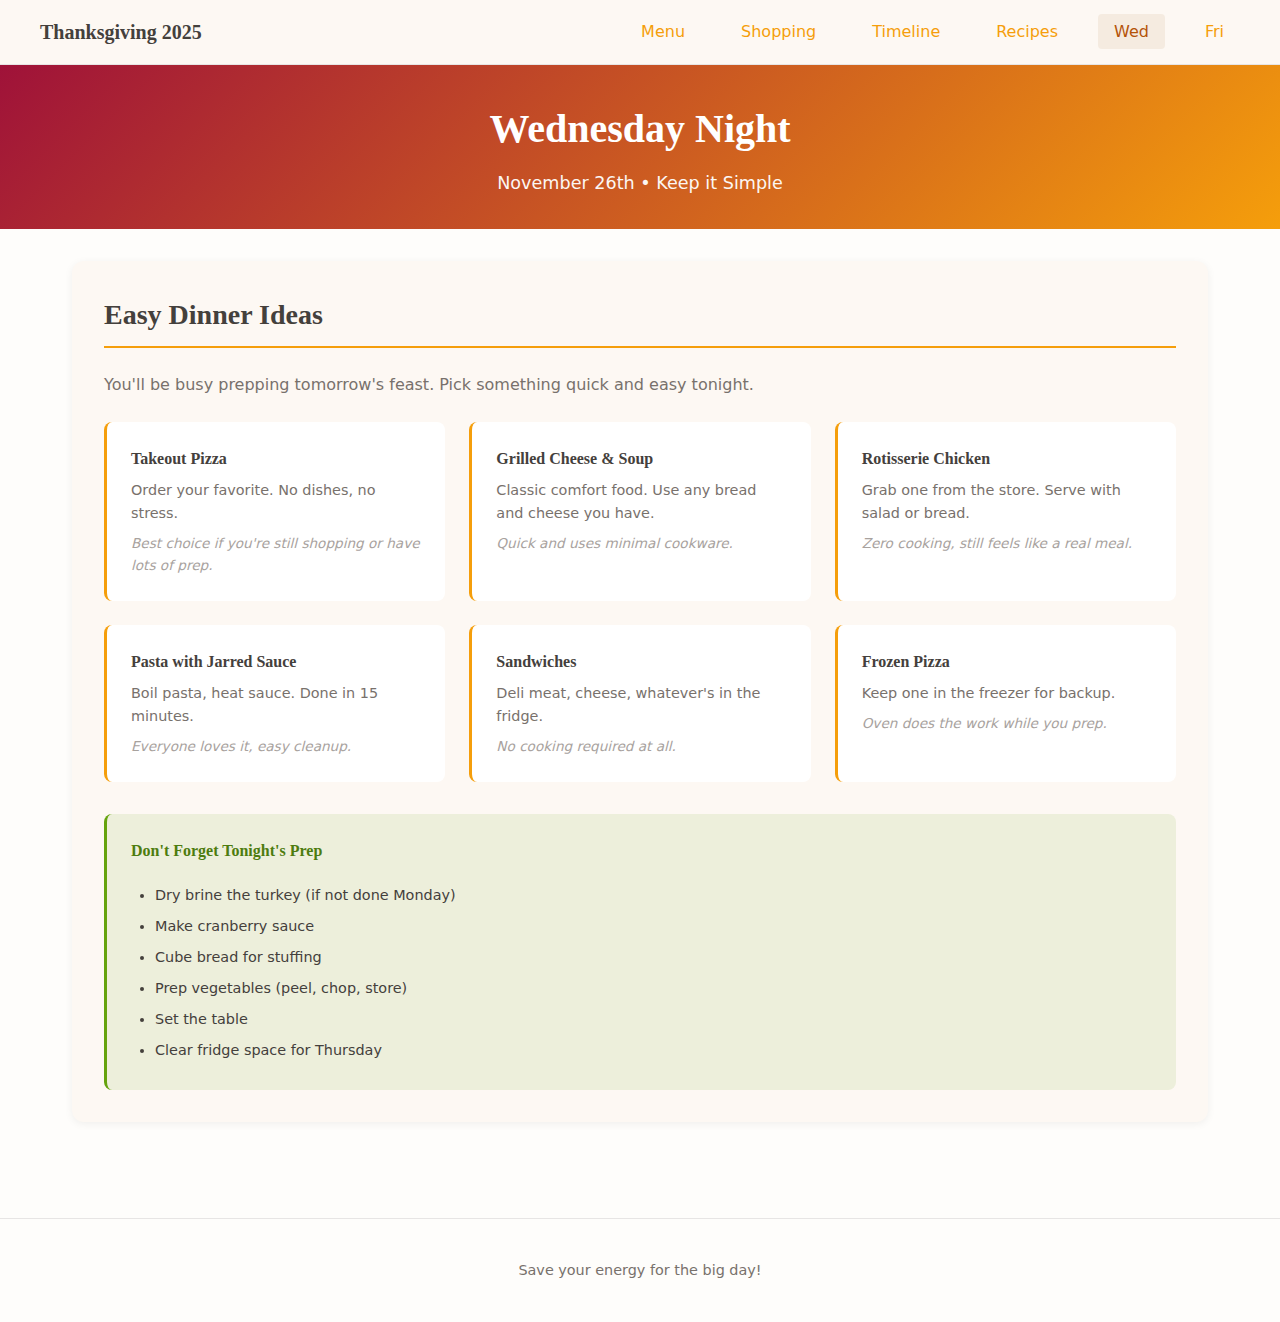
<file: wednesday.html>
<!DOCTYPE html>
<html lang="en">
<head>
    <meta charset="UTF-8">
    <meta name="viewport" content="width=device-width, initial-scale=1.0">
    <title>Wednesday Prep Night - Thanksgiving 2025</title>
    <link rel="stylesheet" href="styles.css">
    <style>
        .simple-menu {
            display: grid;
            grid-template-columns: repeat(auto-fill, minmax(280px, 1fr));
            gap: var(--space-lg);
        }
        .simple-item {
            background: white;
            padding: var(--space-lg);
            border-radius: var(--radius-md);
            border-left: 3px solid var(--color-primary);
        }
        .simple-item h4 {
            margin: 0 0 var(--space-sm);
            color: var(--color-text);
        }
        .simple-item p {
            font-size: 0.9rem;
            color: var(--color-text-secondary);
            margin: 0;
        }
        .simple-item .why {
            margin-top: var(--space-sm);
            font-style: italic;
            font-size: 0.85rem;
            color: var(--color-text-light);
        }
        .prep-reminder {
            background: rgba(101, 163, 13, 0.1);
            border-left: 3px solid var(--color-success);
            padding: var(--space-lg);
            border-radius: var(--radius-md);
            margin-top: var(--space-xl);
        }
        .prep-reminder h4 {
            color: var(--color-success-hover);
            margin: 0 0 var(--space-md);
        }
        .prep-reminder ul {
            margin: 0;
            padding-left: var(--space-lg);
        }
        .prep-reminder li {
            font-size: 0.9rem;
            padding: var(--space-xs) 0;
        }
    </style>
</head>
<body>
    <nav class="nav">
        <div class="nav-container">
            <div class="nav-brand">Thanksgiving 2025</div>
            <ul class="nav-links">
                <li><a href="index.html">Menu</a></li>
                <li><a href="shopping.html">Shopping</a></li>
                <li><a href="timeline.html">Timeline</a></li>
                <li><a href="recipes.html">Recipes</a></li>
                <li><a href="wednesday.html" class="active">Wed</a></li>
                <li><a href="friday.html">Fri</a></li>
            </ul>
        </div>
    </nav>

    <header class="header">
        <h1>Wednesday Night</h1>
        <p>November 26th • Keep it Simple</p>
    </header>

    <main class="container">
        <section class="section">
            <h2>Easy Dinner Ideas</h2>
            <p class="section-intro">You'll be busy prepping tomorrow's feast. Pick something quick and easy tonight.</p>

            <div class="simple-menu">
                <div class="simple-item">
                    <h4>Takeout Pizza</h4>
                    <p>Order your favorite. No dishes, no stress.</p>
                    <p class="why">Best choice if you're still shopping or have lots of prep.</p>
                </div>

                <div class="simple-item">
                    <h4>Grilled Cheese & Soup</h4>
                    <p>Classic comfort food. Use any bread and cheese you have.</p>
                    <p class="why">Quick and uses minimal cookware.</p>
                </div>

                <div class="simple-item">
                    <h4>Rotisserie Chicken</h4>
                    <p>Grab one from the store. Serve with salad or bread.</p>
                    <p class="why">Zero cooking, still feels like a real meal.</p>
                </div>

                <div class="simple-item">
                    <h4>Pasta with Jarred Sauce</h4>
                    <p>Boil pasta, heat sauce. Done in 15 minutes.</p>
                    <p class="why">Everyone loves it, easy cleanup.</p>
                </div>

                <div class="simple-item">
                    <h4>Sandwiches</h4>
                    <p>Deli meat, cheese, whatever's in the fridge.</p>
                    <p class="why">No cooking required at all.</p>
                </div>

                <div class="simple-item">
                    <h4>Frozen Pizza</h4>
                    <p>Keep one in the freezer for backup.</p>
                    <p class="why">Oven does the work while you prep.</p>
                </div>
            </div>

            <div class="prep-reminder">
                <h4>Don't Forget Tonight's Prep</h4>
                <ul>
                    <li>Dry brine the turkey (if not done Monday)</li>
                    <li>Make cranberry sauce</li>
                    <li>Cube bread for stuffing</li>
                    <li>Prep vegetables (peel, chop, store)</li>
                    <li>Set the table</li>
                    <li>Clear fridge space for Thursday</li>
                </ul>
            </div>
        </section>
    </main>

    <footer>
        <p>Save your energy for the big day!</p>
    </footer>
</body>
</html>
</file>
<file: styles.css>
/* Thanksgiving 2025 - Shared Styles */

:root {
    /* Colors - Warm Harvest Theme */
    --color-primary: #f59e0b;
    --color-primary-hover: #d97706;
    --color-primary-active: #b45309;
    --color-accent: #dc2626;
    --color-success: #65a30d;
    --color-success-hover: #4d7c0f;
    --color-warm: #f97316;
    --color-burgundy: #9f1239;

    /* Backgrounds */
    --color-background: #fefdfb;
    --color-surface: #fdf8f3;
    --color-surface-elevated: #f5ebe0;

    /* Text */
    --color-text: #44403c;
    --color-text-secondary: #78716c;
    --color-text-light: #a8a29e;

    /* Borders */
    --color-border-light: #e7e5e4;
    --color-border: #d6d3d1;

    /* Typography */
    --font-display: 'Georgia', 'Cambria', serif;
    --font-body: system-ui, -apple-system, sans-serif;
    --font-mono: 'SF Mono', 'Consolas', monospace;

    /* Spacing */
    --space-xs: 0.25rem;
    --space-sm: 0.5rem;
    --space-md: 1rem;
    --space-lg: 1.5rem;
    --space-xl: 2rem;

    /* Borders */
    --radius-sm: 4px;
    --radius-md: 8px;
    --radius-lg: 12px;

    /* Transitions */
    --transition-fast: 150ms ease-out;
    --transition-normal: 200ms ease-out;
}

* {
    margin: 0;
    padding: 0;
    box-sizing: border-box;
}

body {
    font-family: var(--font-body);
    line-height: 1.6;
    color: var(--color-text);
    background: var(--color-background);
}

h1, h2, h3, h4, h5, h6 {
    font-family: var(--font-display);
}

a {
    color: var(--color-primary);
    text-decoration: none;
    transition: color var(--transition-fast);
}

a:hover {
    color: var(--color-primary-active);
}

/* Navigation */
.nav {
    background: var(--color-surface);
    border-bottom: 1px solid var(--color-border-light);
    padding: var(--space-md) var(--space-xl);
    position: sticky;
    top: 0;
    z-index: 100;
}

.nav-container {
    max-width: 1200px;
    margin: 0 auto;
    display: flex;
    justify-content: space-between;
    align-items: center;
}

.nav-brand {
    font-family: var(--font-display);
    font-size: 1.25rem;
    font-weight: bold;
    color: var(--color-text);
}

.nav-links {
    display: flex;
    gap: var(--space-lg);
    list-style: none;
}

.nav-links a {
    padding: var(--space-sm) var(--space-md);
    border-radius: var(--radius-sm);
    transition: all var(--transition-fast);
}

.nav-links a:hover,
.nav-links a.active {
    background: var(--color-surface-elevated);
    color: var(--color-primary-active);
}

/* Header */
.header {
    background: linear-gradient(135deg, var(--color-burgundy) 0%, var(--color-primary) 100%);
    color: white;
    padding: var(--space-xl) var(--space-xl);
    text-align: center;
}

.header h1 {
    font-size: 2.5rem;
    margin-bottom: var(--space-sm);
}

.header p {
    font-size: 1.1rem;
    opacity: 0.95;
}

.header-meta {
    margin-top: var(--space-md);
    font-size: 0.95rem;
    opacity: 0.9;
}

/* Container */
.container {
    max-width: 1200px;
    margin: 0 auto;
    padding: var(--space-xl);
}

/* Section */
.section {
    background: var(--color-surface);
    padding: var(--space-xl);
    border-radius: var(--radius-lg);
    margin-bottom: var(--space-xl);
    box-shadow: 0 2px 8px rgba(0,0,0,0.06);
}

.section h2 {
    color: var(--color-text);
    margin-bottom: var(--space-lg);
    font-size: 1.75rem;
    border-bottom: 2px solid var(--color-primary);
    padding-bottom: var(--space-sm);
}

.section h3 {
    color: var(--color-text);
    margin: var(--space-lg) 0 var(--space-md);
    font-size: 1.25rem;
}

.section-intro {
    margin-bottom: var(--space-lg);
    color: var(--color-text-secondary);
}

/* Menu Grid */
.menu-grid {
    display: grid;
    grid-template-columns: repeat(auto-fill, minmax(280px, 1fr));
    gap: var(--space-lg);
}

.menu-item {
    background: white;
    padding: var(--space-md);
    border-radius: var(--radius-md);
    border-left: 3px solid var(--color-primary);
    transition: all var(--transition-fast);
}

.menu-item:hover {
    transform: translateY(-2px);
    box-shadow: 0 4px 12px rgba(0,0,0,0.1);
}

.menu-item img {
    width: 100%;
    height: 140px;
    object-fit: cover;
    border-radius: var(--radius-sm);
    margin-bottom: var(--space-sm);
}

.menu-item h4 {
    color: var(--color-text);
    margin-bottom: var(--space-xs);
    font-size: 1.1rem;
}

.menu-item p {
    font-size: 0.9rem;
    color: var(--color-text-secondary);
    margin-bottom: var(--space-xs);
}

.menu-item .source {
    font-size: 0.8rem;
    color: var(--color-text-light);
}

/* Tags */
.tags {
    display: flex;
    gap: var(--space-xs);
    flex-wrap: wrap;
    margin-top: var(--space-sm);
}

.tag {
    font-size: 0.7rem;
    padding: 2px 6px;
    border-radius: var(--radius-sm);
    font-weight: 600;
}

.tag-vegan { background: rgba(101, 163, 13, 0.2); color: var(--color-success-hover); }
.tag-gf { background: rgba(251, 191, 36, 0.3); color: var(--color-primary-active); }
.tag-make-ahead { background: rgba(159, 18, 57, 0.15); color: var(--color-burgundy); }
.tag-favorite { background: rgba(245, 158, 11, 0.2); color: var(--color-primary-hover); }

/* Shopping List */
.shopping-grid {
    display: grid;
    grid-template-columns: repeat(auto-fill, minmax(280px, 1fr));
    gap: var(--space-lg);
}

.shopping-category {
    background: white;
    padding: var(--space-lg);
    border-radius: var(--radius-md);
    border-top: 3px solid var(--color-primary);
}

.shopping-category h3 {
    margin: 0 0 var(--space-md);
    font-size: 1.1rem;
}

.shopping-category ul {
    list-style: none;
}

.shopping-category li {
    padding: var(--space-sm) 0;
    border-bottom: 1px solid var(--color-border-light);
    font-size: 0.9rem;
    display: flex;
    align-items: flex-start;
    gap: var(--space-sm);
}

.shopping-category li:last-child {
    border-bottom: none;
}

.shopping-category li::before {
    content: "☐";
    color: var(--color-primary);
    flex-shrink: 0;
}

/* Timeline */
.timeline-day {
    background: white;
    border-radius: var(--radius-md);
    padding: var(--space-lg);
    margin-bottom: var(--space-lg);
    border-left: 3px solid var(--color-primary);
}

.timeline-day h3 {
    margin: 0 0 var(--space-md);
}

.timeline-item {
    padding: var(--space-md);
    margin-bottom: var(--space-sm);
    background: var(--color-surface);
    border-radius: var(--radius-sm);
}

.timeline-item:last-child {
    margin-bottom: 0;
}

.timeline-time {
    font-family: var(--font-mono);
    font-weight: 600;
    color: var(--color-primary);
    font-size: 0.9rem;
    margin-bottom: var(--space-xs);
}

.timeline-item p {
    font-size: 0.9rem;
    margin: 0;
}

/* Recipe Cards */
.recipe-card {
    background: white;
    border-radius: var(--radius-lg);
    overflow: hidden;
    margin-bottom: var(--space-xl);
    box-shadow: 0 2px 8px rgba(0,0,0,0.08);
}

.recipe-hero {
    width: 100%;
    height: 200px;
    object-fit: cover;
}

.recipe-header {
    padding: var(--space-lg);
    background: var(--color-surface-elevated);
    border-bottom: 1px solid var(--color-border-light);
}

.recipe-header h3 {
    font-size: 1.5rem;
    margin: 0 0 var(--space-sm);
}

.recipe-meta {
    display: flex;
    gap: var(--space-md);
    flex-wrap: wrap;
    font-size: 0.85rem;
    color: var(--color-text-secondary);
}

.recipe-body {
    padding: var(--space-lg);
}

.recipe-grid {
    display: grid;
    grid-template-columns: 1fr 1.5fr;
    gap: var(--space-xl);
}

.ingredients h4,
.instructions h4 {
    font-size: 1.1rem;
    margin-bottom: var(--space-md);
    padding-bottom: var(--space-sm);
    border-bottom: 2px solid var(--color-primary);
}

.ingredients ul {
    list-style: none;
}

.ingredients li {
    padding: var(--space-sm) 0;
    border-bottom: 1px solid var(--color-border-light);
    font-size: 0.9rem;
    position: relative;
    padding-left: var(--space-md);
}

.ingredients li::before {
    content: "•";
    color: var(--color-primary);
    position: absolute;
    left: 0;
}

.instructions ol {
    list-style: none;
    counter-reset: step;
}

.instructions li {
    counter-increment: step;
    padding-left: 2.5rem;
    position: relative;
    margin-bottom: var(--space-md);
    font-size: 0.9rem;
}

.instructions li::before {
    content: counter(step);
    position: absolute;
    left: 0;
    width: 1.75rem;
    height: 1.75rem;
    background: var(--color-primary);
    color: white;
    border-radius: 50%;
    display: flex;
    align-items: center;
    justify-content: center;
    font-size: 0.8rem;
    font-weight: 600;
}

/* Info Boxes */
.info-box {
    padding: var(--space-lg);
    border-radius: var(--radius-md);
    margin: var(--space-md) 0;
}

.info-box h4 {
    margin: 0 0 var(--space-sm);
    font-size: 1rem;
}

.info-box p, .info-box ul {
    font-size: 0.9rem;
    margin: 0;
}

.info-box.tip {
    background: rgba(101, 163, 13, 0.1);
    border-left: 3px solid var(--color-success);
}

.info-box.tip h4 { color: var(--color-success-hover); }

.info-box.warning {
    background: rgba(249, 115, 22, 0.1);
    border-left: 3px solid var(--color-warm);
}

.info-box.warning h4 { color: var(--color-warm); }

.info-box.note {
    background: rgba(159, 18, 57, 0.08);
    border-left: 3px solid var(--color-burgundy);
}

.info-box.note h4 { color: var(--color-burgundy); }

/* Equipment Grid */
.equipment-grid {
    display: grid;
    grid-template-columns: repeat(auto-fill, minmax(250px, 1fr));
    gap: var(--space-lg);
}

.equipment-category {
    background: white;
    padding: var(--space-lg);
    border-radius: var(--radius-md);
}

.equipment-category h4 {
    margin: 0 0 var(--space-md);
    font-size: 1rem;
}

.equipment-category ul {
    list-style: none;
}

.equipment-category li {
    padding: var(--space-xs) 0;
    font-size: 0.9rem;
}

.equipment-category li::before {
    content: "✓ ";
    color: var(--color-success);
}

/* Tables */
.data-table {
    width: 100%;
    border-collapse: collapse;
    font-size: 0.9rem;
}

.data-table th,
.data-table td {
    padding: var(--space-sm) var(--space-md);
    border: 1px solid var(--color-border-light);
    text-align: left;
}

.data-table th {
    background: var(--color-burgundy);
    color: white;
    font-weight: 600;
}

.data-table tr:nth-child(even) {
    background: var(--color-surface);
}

/* Footer */
footer {
    text-align: center;
    padding: var(--space-xl);
    color: var(--color-text-secondary);
    border-top: 1px solid var(--color-border-light);
    margin-top: var(--space-xl);
}

footer p {
    margin: var(--space-sm) 0;
    font-size: 0.9rem;
}

/* Mobile */
@media (max-width: 768px) {
    .nav-links {
        gap: var(--space-sm);
    }

    .nav-links a {
        padding: var(--space-xs) var(--space-sm);
        font-size: 0.9rem;
    }

    .header h1 {
        font-size: 1.75rem;
    }

    .container {
        padding: var(--space-md);
    }

    .section {
        padding: var(--space-lg);
    }

    .menu-grid,
    .shopping-grid,
    .equipment-grid {
        grid-template-columns: 1fr;
    }

    .recipe-grid {
        grid-template-columns: 1fr;
    }
}

@media (max-width: 480px) {
    .nav-container {
        flex-direction: column;
        gap: var(--space-sm);
    }

    .header h1 {
        font-size: 1.5rem;
    }
}

/* Print */
@media print {
    .nav {
        display: none;
    }

    body {
        background: white;
    }

    .section, .recipe-card {
        box-shadow: none;
        break-inside: avoid;
    }

    .shopping-category li::before {
        content: "[ ]";
    }
}
</file>
